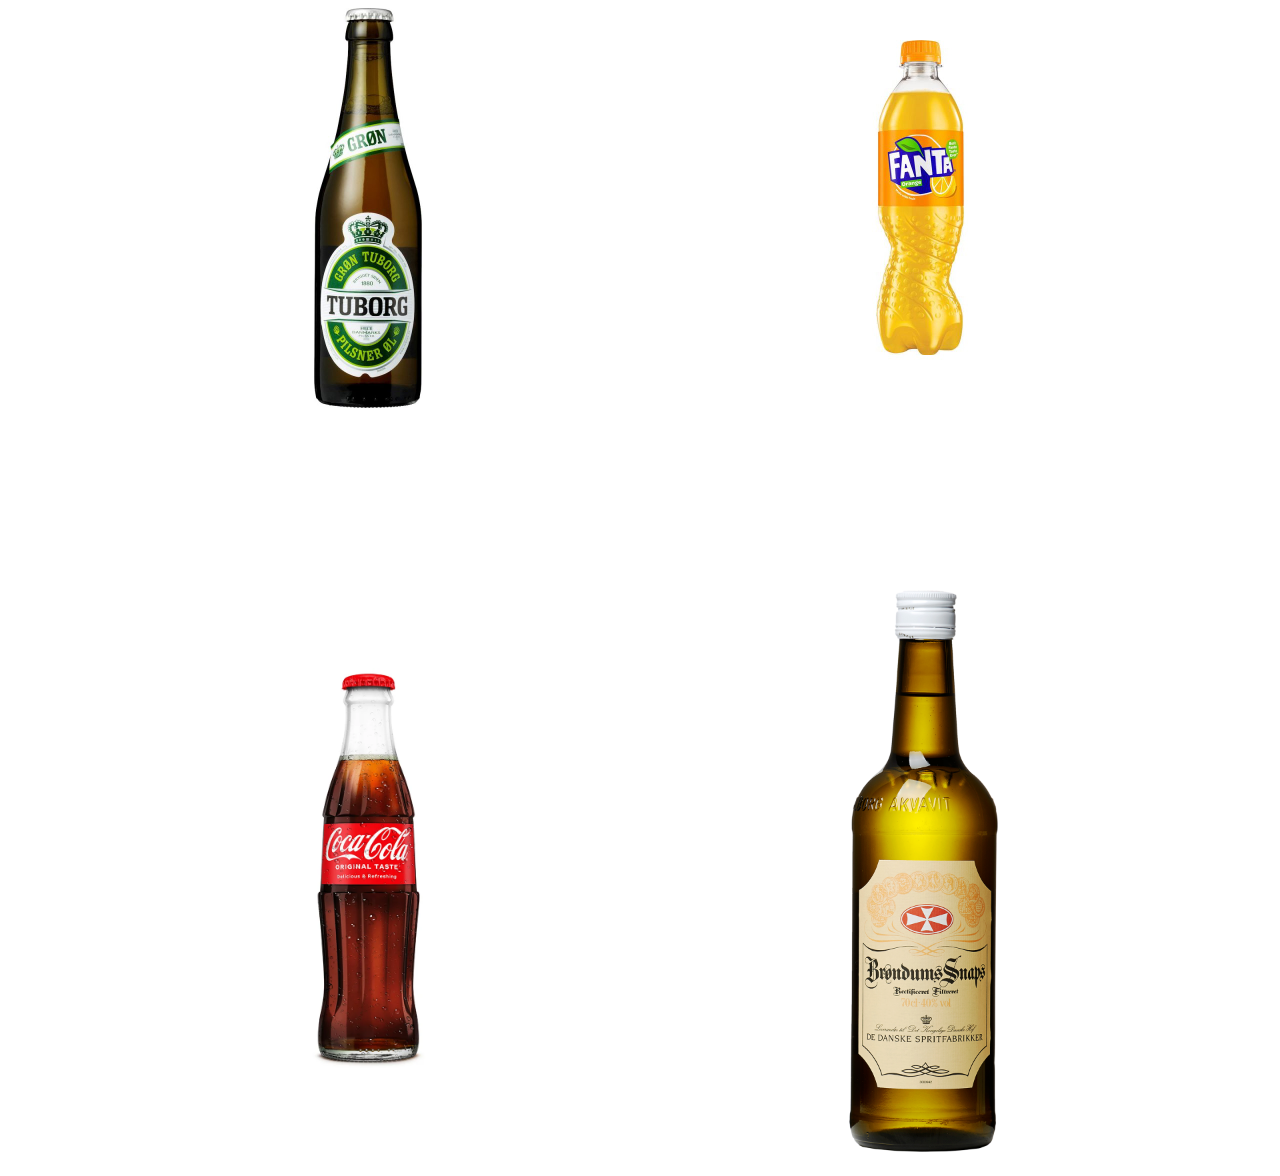
<file: index.html>
<!DOCTYPE html>
<html lang="da">
  <head>
    <meta charset="UTF-8" />
    <meta http-equiv="X-UA-Compatible" content="IE=edge" />
    <meta name="viewport" content="width=device-width, initial-scale=1.0" />
    <link rel="stylesheet" href="style.css" />
    <title>JS Øvelser</title>
  </head>
  <body>
    <div class="oevelse-1"><img src="oel.jpg" alt="" /><img src="fanta.jpg" alt="" /><img src="cola.webp" alt="" /><img src="snaps.jpg" alt="" /></div>
    <script src="script.js"></script>
  </body>
</html>
</file>
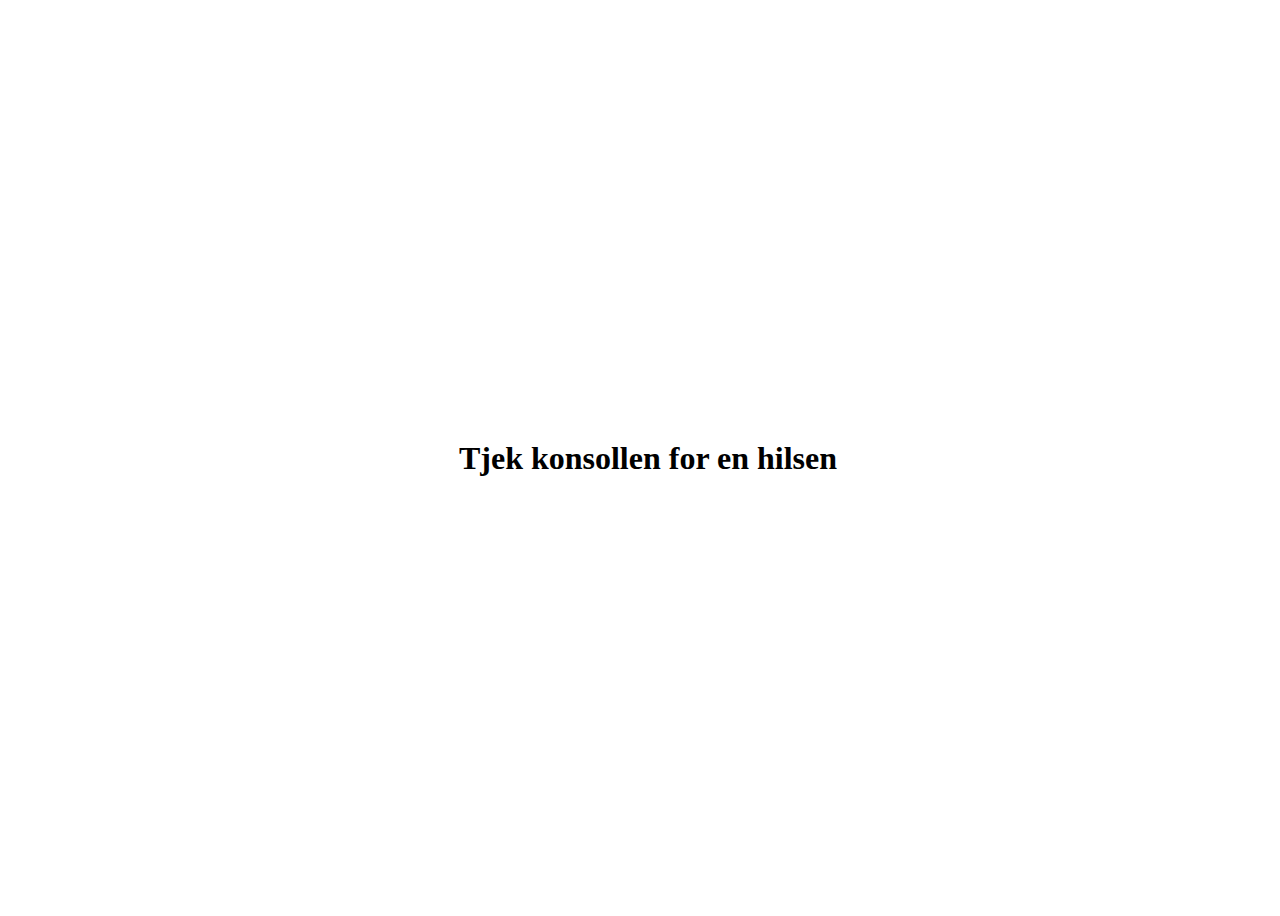
<file: goddag.html>
<!DOCTYPE html>
<html lang="en">
  <head>
    <meta charset="UTF-8" />
    <meta http-equiv="X-UA-Compatible" content="IE=edge" />
    <meta name="viewport" content="width=device-width, initial-scale=1.0" />
    <link rel="stylesheet" href="style.css" />
    <title>Document</title>
  </head>
  <body>
    <h1>Tjek konsollen for en hilsen</h1>
    <script src="script.js"></script>
  </body>
</html>
</file>
<file: style.css>
body {
  min-height: 100vh;
  width: 100vw;
  display: grid;
  place-items: center;
  align-items: center;
}

img {
  max-width: 400px;
  height: auto;
}

.oevelse-1 {
  display: grid;
  grid-template-columns: 1fr 1fr;
  gap: 10rem;
  place-items: center;
}
</file>
